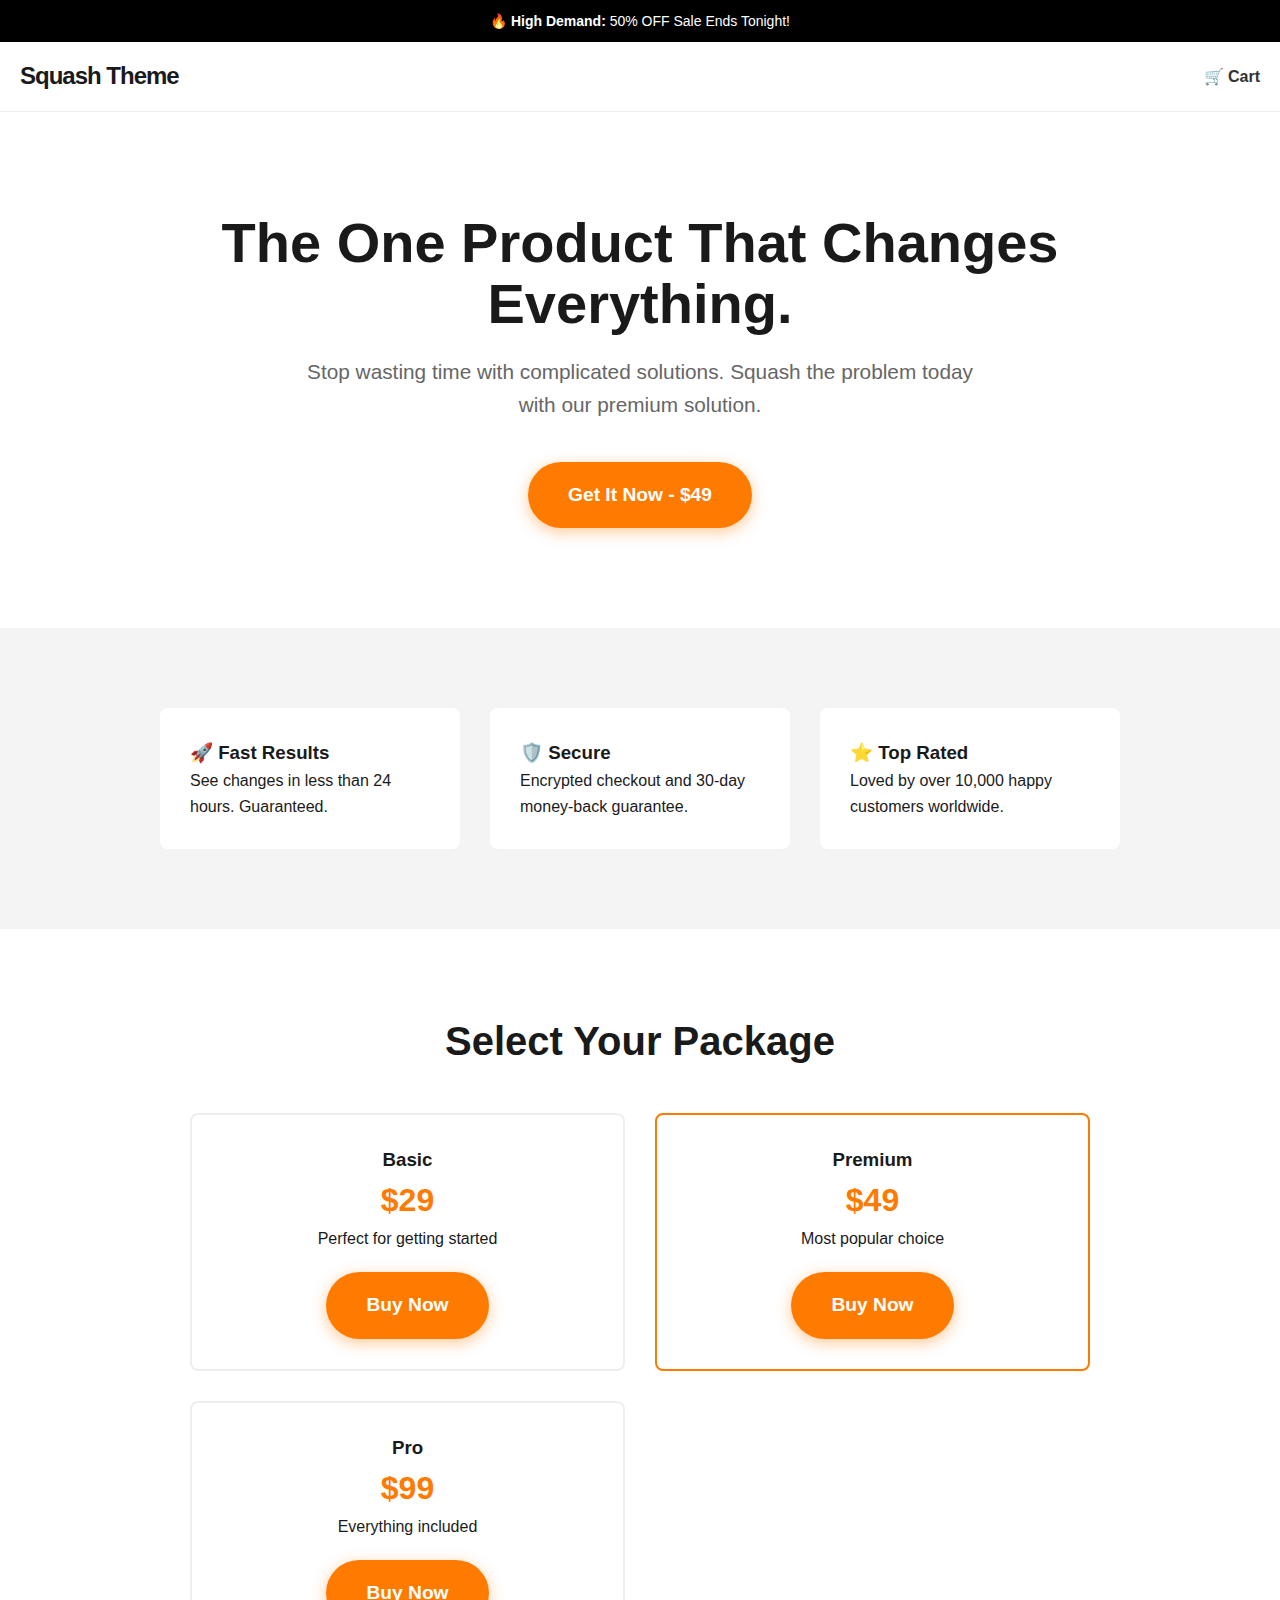
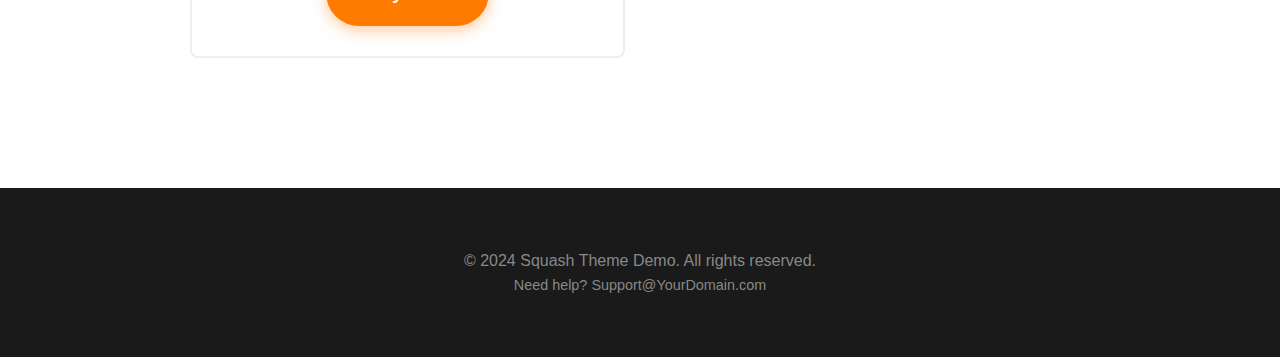
<file: index.html>
<!DOCTYPE html>
<html lang="en">
<head>
    <meta charset="UTF-8">
    <meta name="viewport" content="width=device-width, initial-scale=1">
    <title>Squash Theme Demo</title>
    <link rel="stylesheet" href="style.css">
</head>
<body>

<!-- Urgency Bar -->
<div style="background:#000; color:#fff; text-align:center; padding:10px; font-size:14px;">
    🔥 <strong>High Demand:</strong> 50% OFF Sale Ends Tonight!
</div>

<header class="squash-header">
    <a href="#" class="squash-logo">Squash Theme</a>
    <a href="#shop" style="text-decoration:none; color:#333; font-weight:bold;">🛒 Cart</a>
</header>

<!-- SECTION 1: THE HERO -->
<section class="hero">
    <div class="container">
        <h1>The One Product That Changes Everything.</h1>
        <p>Stop wasting time with complicated solutions. Squash the problem today with our premium solution.</p>
        <a href="#shop" class="btn-squash">Get It Now - $49</a>
    </div>
</section>

<!-- SECTION 2: THE BENEFITS (Grid) -->
<section style="background: #f4f4f4; padding: 60px 0;">
    <div class="container" style="display:grid; grid-template-columns: repeat(auto-fit, minmax(250px, 1fr)); gap:30px;">
        <div style="background:#fff; padding:30px; border-radius:8px;">
            <h3>🚀 Fast Results</h3>
            <p>See changes in less than 24 hours. Guaranteed.</p>
        </div>
        <div style="background:#fff; padding:30px; border-radius:8px;">
            <h3>🛡️ Secure</h3>
            <p>Encrypted checkout and 30-day money-back guarantee.</p>
        </div>
        <div style="background:#fff; padding:30px; border-radius:8px;">
            <h3>⭐ Top Rated</h3>
            <p>Loved by over 10,000 happy customers worldwide.</p>
        </div>
    </div>
</section>

<!-- SECTION 3: THE SHOP -->
<section id="shop" class="container" style="padding: 80px 20px; text-align:center;">
    <h2 style="font-size:2.5rem; margin-bottom:40px;">Select Your Package</h2>
    <div style="display:grid; grid-template-columns: repeat(auto-fit, minmax(300px, 1fr)); gap:30px; max-width:900px; margin:0 auto;">
        <div style="background:#fff; padding:30px; border-radius:8px; border:2px solid #eee;">
            <h3>Basic</h3>
            <p style="font-size:2rem; color:var(--squash-orange); font-weight:bold;">$29</p>
            <p>Perfect for getting started</p>
            <a href="#" class="btn-squash" style="margin-top:20px;">Buy Now</a>
        </div>
        <div style="background:#fff; padding:30px; border-radius:8px; border:2px solid var(--squash-orange);">
            <h3>Premium</h3>
            <p style="font-size:2rem; color:var(--squash-orange); font-weight:bold;">$49</p>
            <p>Most popular choice</p>
            <a href="#" class="btn-squash" style="margin-top:20px;">Buy Now</a>
        </div>
        <div style="background:#fff; padding:30px; border-radius:8px; border:2px solid #eee;">
            <h3>Pro</h3>
            <p style="font-size:2rem; color:var(--squash-orange); font-weight:bold;">$99</p>
            <p>Everything included</p>
            <a href="#" class="btn-squash" style="margin-top:20px;">Buy Now</a>
        </div>
    </div>
</section>

<footer style="background: var(--squash-dark); color: #888; padding: 40px 0; text-align: center; margin-top:50px;">
    <div class="container">
        <p>&copy; 2024 Squash Theme Demo. All rights reserved.</p>
        <p style="font-size: 0.9rem;">Need help? Support@YourDomain.com</p>
    </div>
</footer>

</body>
</html>
</file>
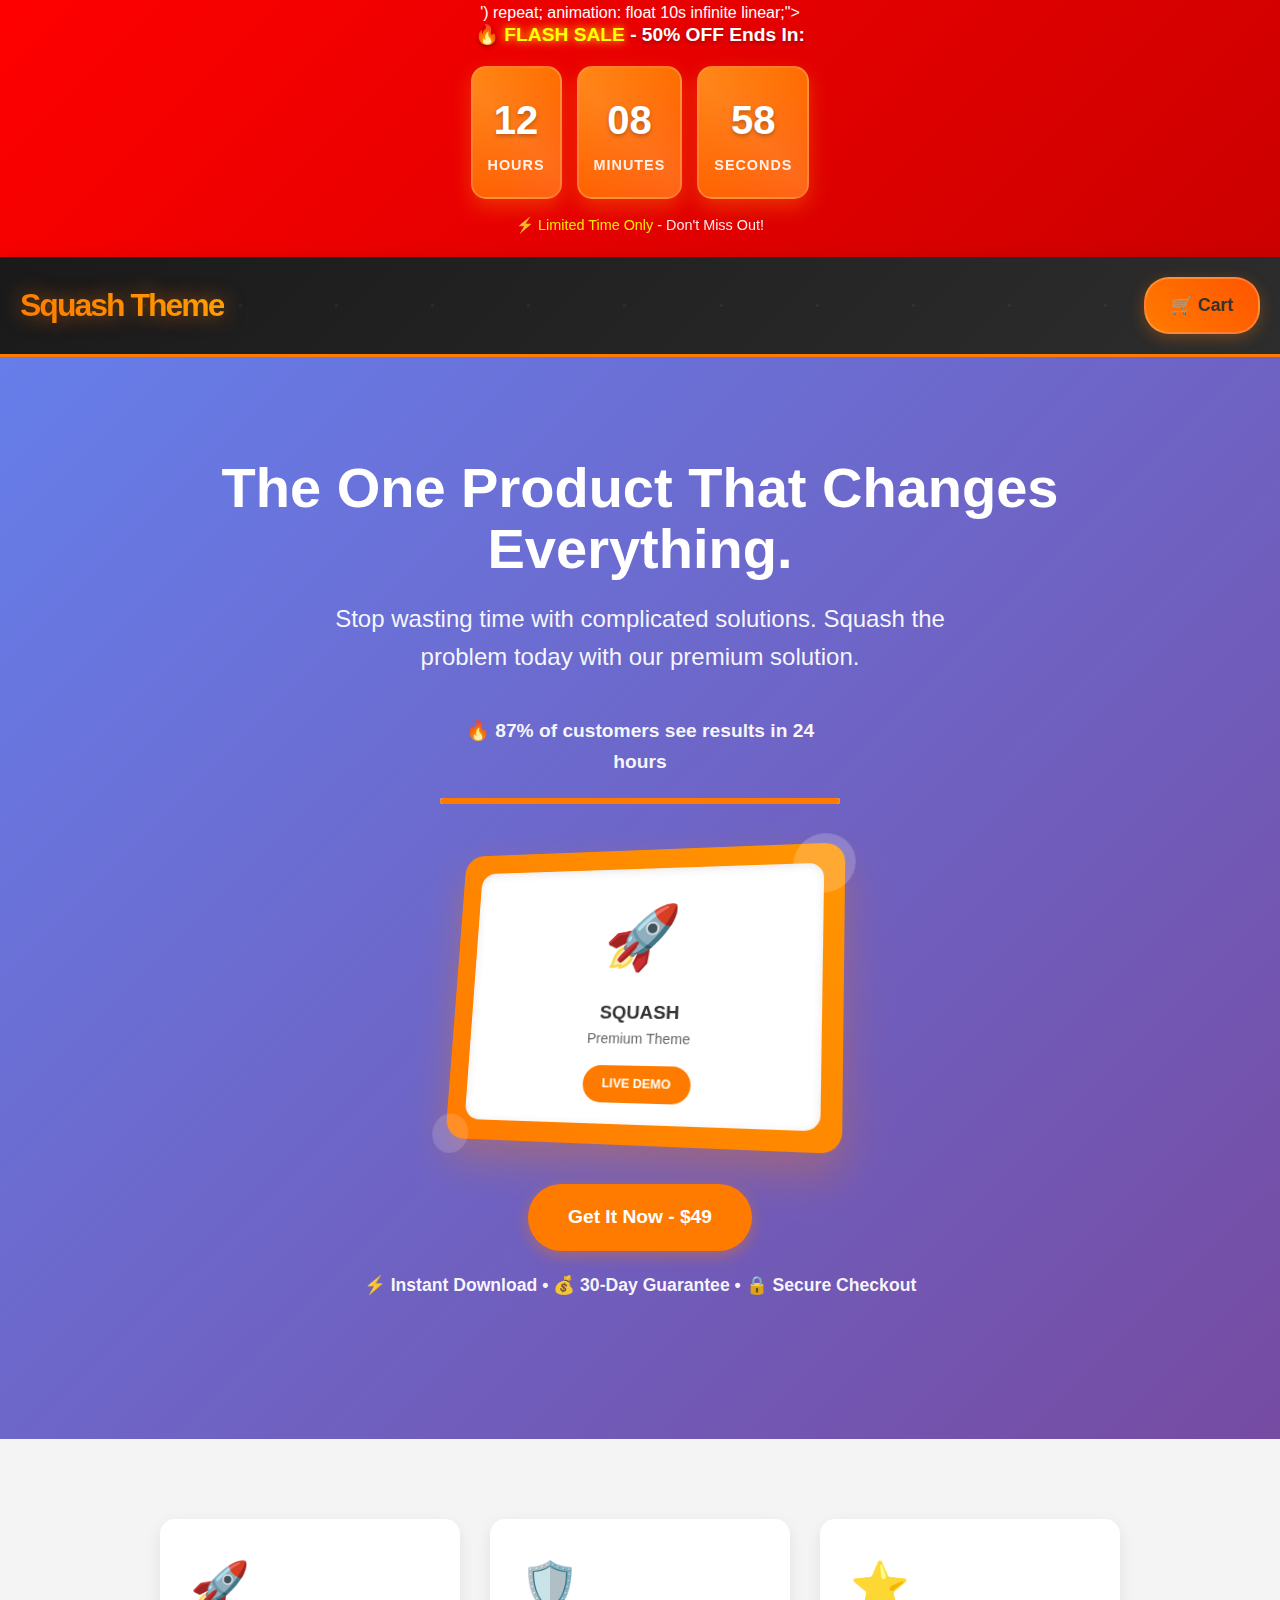
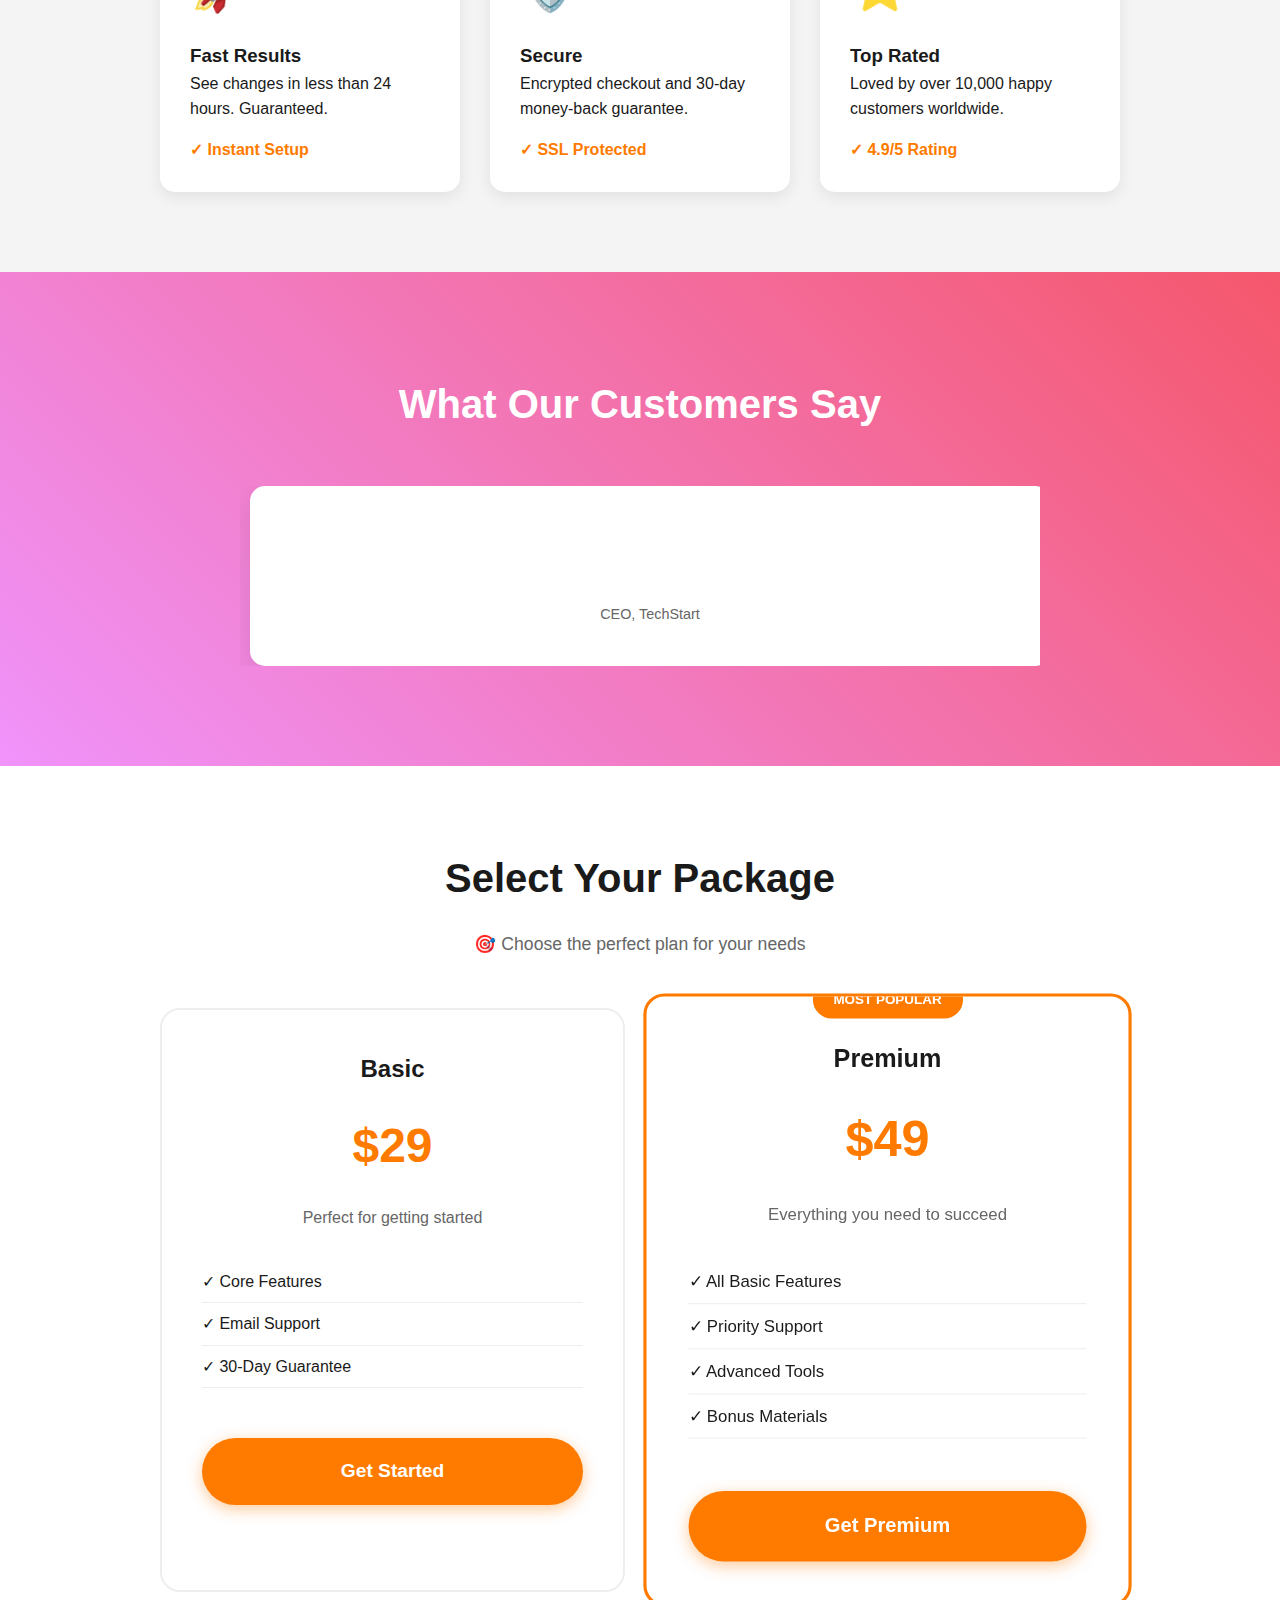
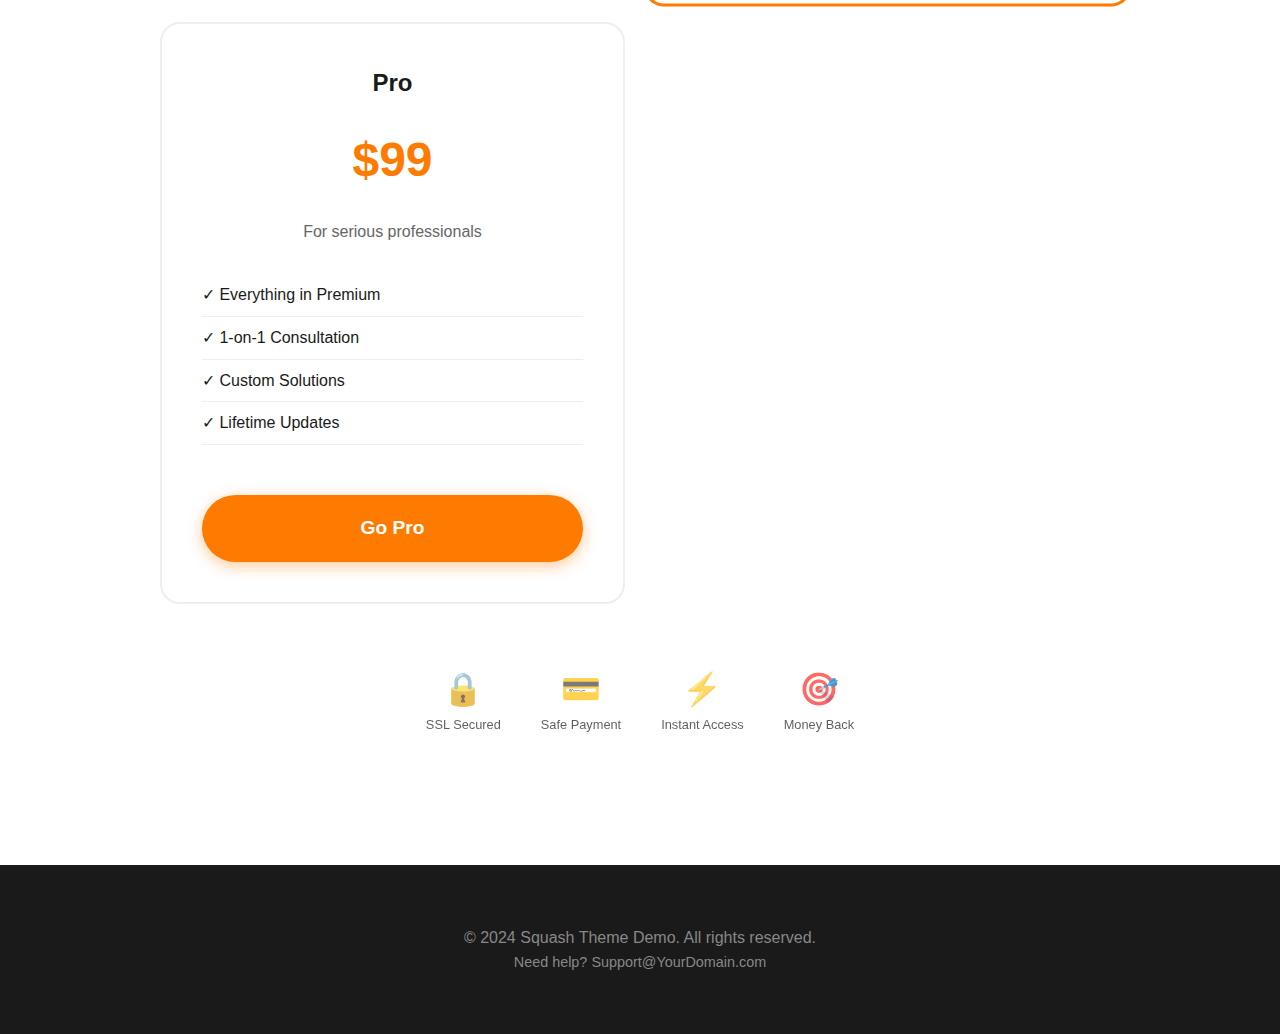
<file: wooo/index.html>
<!DOCTYPE html>
<html lang="en">
<head>
    <meta charset="UTF-8">
    <meta name="viewport" content="width=device-width, initial-scale=1">
    <title>Squash Theme Demo</title>
    <link rel="stylesheet" href="style.css">
</head>
<body>

<!-- Enhanced Urgency Bar with Countdown -->
<div style="background: linear-gradient(135deg, #ff0000, #cc0000); color:#fff; text-align:center; padding:20px; font-size:16px; position: relative; overflow: hidden; box-shadow: 0 4px 15px rgba(255,0,0,0.3);">
    <!-- Animated background -->
    <div style="position: absolute; top: 0; left: 0; right: 0; bottom: 0; background: url('data:image/svg+xml,<svg xmlns="http://www.w3.org/2000/svg" viewBox="0 0 50 50"><circle cx="25" cy="25" r="1" fill="%23ffffff" opacity="0.1"/></svg>') repeat; animation: float 10s infinite linear;"></div>
    
    <div style="position: relative; z-index: 1;">
        <div style="font-size: 1.2rem; margin-bottom: 15px; font-weight: bold; text-shadow: 0 2px 4px rgba(0,0,0,0.3);">
            🔥 <span style="color: #ffff00; text-shadow: 0 0 10px #ffff00;">FLASH SALE</span> - 50% OFF Ends In:
        </div>
        
        <div class="countdown" style="display: flex; gap: 15px; justify-content: center; margin: 0;">
            <div class="countdown-item" style="background: linear-gradient(145deg, #ff7b00, #ff5500); color: white; padding: 20px 15px; border-radius: 15px; text-align: center; min-width: 80px; box-shadow: 0 8px 20px rgba(255, 123, 0, 0.4); border: 2px solid rgba(255,255,255,0.2); position: relative; overflow: hidden;">
                <div style="position: absolute; top: 0; left: 0; right: 0; bottom: 0; background: linear-gradient(45deg, transparent, rgba(255,255,255,0.1), transparent); animation: shine 2s infinite;"></div>
                <span class="countdown-number" id="hours" style="font-size: 2.5rem; font-weight: 900; display: block; text-shadow: 0 2px 4px rgba(0,0,0,0.3);">23</span>
                <span class="countdown-label" style="font-size: 0.9rem; opacity: 0.9; font-weight: 600; text-transform: uppercase; letter-spacing: 1px;">Hours</span>
            </div>
            
            <div class="countdown-item" style="background: linear-gradient(145deg, #ff7b00, #ff5500); color: white; padding: 20px 15px; border-radius: 15px; text-align: center; min-width: 80px; box-shadow: 0 8px 20px rgba(255, 123, 0, 0.4); border: 2px solid rgba(255,255,255,0.2); position: relative; overflow: hidden;">
                <div style="position: absolute; top: 0; left: 0; right: 0; bottom: 0; background: linear-gradient(45deg, transparent, rgba(255,255,255,0.1), transparent); animation: shine 2s infinite 0.3s;"></div>
                <span class="countdown-number" id="minutes" style="font-size: 2.5rem; font-weight: 900; display: block; text-shadow: 0 2px 4px rgba(0,0,0,0.3);">45</span>
                <span class="countdown-label" style="font-size: 0.9rem; opacity: 0.9; font-weight: 600; text-transform: uppercase; letter-spacing: 1px;">Minutes</span>
            </div>
            
            <div class="countdown-item pulse-effect" style="background: linear-gradient(145deg, #ff7b00, #ff5500); color: white; padding: 20px 15px; border-radius: 15px; text-align: center; min-width: 80px; box-shadow: 0 8px 20px rgba(255, 123, 0, 0.4); border: 2px solid rgba(255,255,255,0.2); position: relative; overflow: hidden;">
                <div style="position: absolute; top: 0; left: 0; right: 0; bottom: 0; background: linear-gradient(45deg, transparent, rgba(255,255,255,0.1), transparent); animation: shine 2s infinite 0.6s;"></div>
                <span class="countdown-number" id="seconds" style="font-size: 2.5rem; font-weight: 900; display: block; text-shadow: 0 2px 4px rgba(0,0,0,0.3);">30</span>
                <span class="countdown-label" style="font-size: 0.9rem; opacity: 0.9; font-weight: 600; text-transform: uppercase; letter-spacing: 1px;">Seconds</span>
            </div>
        </div>
        
        <div style="margin-top: 15px; font-size: 0.9rem; opacity: 0.9; font-weight: 500;">
            ⚡ <span style="color: #ffff00;">Limited Time Only</span> - Don't Miss Out!
        </div>
    </div>
</div>

<header class="squash-header">
    <a href="#" class="squash-logo">Squash Theme</a>
    <a href="#shop" style="text-decoration:none; color:#333; font-weight:bold;">🛒 Cart</a>
</header>

<!-- SECTION 1: THE HERO -->
<section class="hero">
    <div class="container animate-in">
        <h1>The One Product That Changes Everything.</h1>
        <p style="font-size: 1.5rem; font-weight: 500; color: rgba(255,255,255,0.95);">Stop wasting time with complicated solutions. Squash the problem today with our premium solution.</p>
        
        <!-- Progress Bar -->
        <div style="max-width: 400px; margin: 30px auto;">
            <p style="font-size: 1.2rem; margin-bottom: 15px; font-weight: 600; color: rgba(255,255,255,0.95);">🔥 87% of customers see results in 24 hours</p>
            <div class="progress-bar">
                <div class="progress-fill"></div>
            </div>
        </div>
        
        <!-- Main Hero Image -->
        <div class="hero-image" style="margin: 40px auto; max-width: 500px; position: relative;">
            <div style="width: 400px; height: 300px; margin: 0 auto; background: linear-gradient(45deg, #ff7b00, #ff9500); border-radius: 20px; position: relative; box-shadow: 0 20px 40px rgba(255, 123, 0, 0.3); transform: perspective(1000px) rotateY(-15deg) rotateX(10deg);">
                <!-- Product mockup -->
                <div style="position: absolute; top: 20px; left: 20px; right: 20px; bottom: 20px; background: white; border-radius: 15px; display: flex; flex-direction: column; align-items: center; justify-content: center; box-shadow: inset 0 2px 10px rgba(0,0,0,0.1);">
                    <div style="font-size: 4rem; margin-bottom: 10px;">🚀</div>
                    <div style="font-weight: bold; color: #333; font-size: 1.2rem;">SQUASH</div>
                    <div style="color: #666; font-size: 0.9rem;">Premium Theme</div>
                    <div style="margin-top: 15px; padding: 8px 20px; background: var(--squash-orange); color: white; border-radius: 20px; font-size: 0.8rem; font-weight: bold;">LIVE DEMO</div>
                </div>
                <!-- Floating elements -->
                <div style="position: absolute; top: -10px; right: -10px; width: 60px; height: 60px; background: rgba(255,255,255,0.2); border-radius: 50%; animation: pulse 2s infinite;"></div>
                <div style="position: absolute; bottom: -15px; left: -15px; width: 40px; height: 40px; background: rgba(255,255,255,0.15); border-radius: 50%; animation: pulse 2s infinite 0.5s;"></div>
            </div>
        </div>
        
        <a href="#shop" class="btn-squash glow-effect">Get It Now - $49</a>
        <p style="font-size: 1.1rem; margin-top: 20px; opacity: 1; font-weight: 600; color: rgba(255,255,255,0.95);">⚡ Instant Download • 💰 30-Day Guarantee • 🔒 Secure Checkout</p>
    </div>
</section>

<!-- SECTION 2: THE BENEFITS (Grid) -->
<section style="background: #f4f4f4; padding: 60px 0;">
    <div class="container" style="display:grid; grid-template-columns: repeat(auto-fit, minmax(250px, 1fr)); gap:30px;">
        <div class="benefit-card" style="background:#fff; padding:30px; border-radius:15px; box-shadow: 0 5px 15px rgba(0,0,0,0.08);">
            <div style="font-size: 3rem; margin-bottom: 15px;">🚀</div>
            <h3>Fast Results</h3>
            <p>See changes in less than 24 hours. Guaranteed.</p>
            <div style="margin-top: 15px; color: var(--squash-orange); font-weight: bold;">✓ Instant Setup</div>
        </div>
        <div class="benefit-card" style="background:#fff; padding:30px; border-radius:15px; box-shadow: 0 5px 15px rgba(0,0,0,0.08);">
            <div style="font-size: 3rem; margin-bottom: 15px;">🛡️</div>
            <h3>Secure</h3>
            <p>Encrypted checkout and 30-day money-back guarantee.</p>
            <div style="margin-top: 15px; color: var(--squash-orange); font-weight: bold;">✓ SSL Protected</div>
        </div>
        <div class="benefit-card" style="background:#fff; padding:30px; border-radius:15px; box-shadow: 0 5px 15px rgba(0,0,0,0.08);">
            <div style="font-size: 3rem; margin-bottom: 15px;">⭐</div>
            <h3>Top Rated</h3>
            <p>Loved by over 10,000 happy customers worldwide.</p>
            <div style="margin-top: 15px; color: var(--squash-orange); font-weight: bold;">✓ 4.9/5 Rating</div>
        </div>
    </div>
</section>

<!-- TESTIMONIALS SECTION -->
<section style="padding: 80px 0; background: linear-gradient(45deg, #f093fb 0%, #f5576c 100%); color: white;">
    <div class="container">
        <h2 style="text-align: center; font-size: 2.5rem; margin-bottom: 50px;">What Our Customers Say</h2>
        <div class="testimonials" style="max-width: 800px; margin: 0 auto;">
            <div class="testimonial-slider">
                <div class="testimonial">
                    <p style="font-size: 1.2rem; font-style: italic; margin-bottom: 20px;">"This completely transformed my business. Results in just 2 days!"</p>
                    <div style="font-weight: bold;">- Sarah Johnson</div>
                    <div style="color: #666; font-size: 0.9rem;">CEO, TechStart</div>
                </div>
                <div class="testimonial">
                    <p style="font-size: 1.2rem; font-style: italic; margin-bottom: 20px;">"Best investment I've made this year. Incredible ROI!"</p>
                    <div style="font-weight: bold;">- Mike Chen</div>
                    <div style="color: #666; font-size: 0.9rem;">Marketing Director</div>
                </div>
                <div class="testimonial">
                    <p style="font-size: 1.2rem; font-style: italic; margin-bottom: 20px;">"Simple, effective, and worth every penny. Highly recommend!"</p>
                    <div style="font-weight: bold;">- Emma Davis</div>
                    <div style="color: #666; font-size: 0.9rem;">Freelancer</div>
                </div>
            </div>
        </div>
    </div>
</section>

<!-- SECTION 3: THE SHOP -->
<section id="shop" class="container" style="padding: 80px 20px; text-align:center;">
    <h2 style="font-size:2.5rem; margin-bottom:20px;">Select Your Package</h2>
    <p style="font-size: 1.1rem; color: #666; margin-bottom: 50px;">🎯 Choose the perfect plan for your needs</p>
    
    <div style="display:grid; grid-template-columns: repeat(auto-fit, minmax(320px, 1fr)); gap:30px; max-width:1000px; margin:0 auto;">
        <div class="pricing-card" style="background:#fff; padding:40px; border-radius:20px; border:2px solid #eee; position: relative;">
            <h3 style="font-size: 1.5rem; margin-bottom: 10px;">Basic</h3>
            <div style="font-size:3rem; color:var(--squash-orange); font-weight:bold; margin: 20px 0;">$29</div>
            <p style="color: #666; margin-bottom: 30px;">Perfect for getting started</p>
            <ul style="text-align: left; margin-bottom: 30px; list-style: none; padding: 0;">
                <li style="padding: 8px 0; border-bottom: 1px solid #eee;">✓ Core Features</li>
                <li style="padding: 8px 0; border-bottom: 1px solid #eee;">✓ Email Support</li>
                <li style="padding: 8px 0; border-bottom: 1px solid #eee;">✓ 30-Day Guarantee</li>
            </ul>
            <a href="#" class="btn-squash" style="margin-top:20px; width: 100%;">Get Started</a>
        </div>
        
        <div class="pricing-card pulse-effect" style="background:#fff; padding:40px; border-radius:20px; border:3px solid var(--squash-orange); position: relative; transform: scale(1.05);">
            <div style="position: absolute; top: -15px; left: 50%; transform: translateX(-50%); background: var(--squash-orange); color: white; padding: 8px 20px; border-radius: 20px; font-size: 0.8rem; font-weight: bold;">MOST POPULAR</div>
            <h3 style="font-size: 1.5rem; margin-bottom: 10px;">Premium</h3>
            <div style="font-size:3rem; color:var(--squash-orange); font-weight:bold; margin: 20px 0;">$49</div>
            <p style="color: #666; margin-bottom: 30px;">Everything you need to succeed</p>
            <ul style="text-align: left; margin-bottom: 30px; list-style: none; padding: 0;">
                <li style="padding: 8px 0; border-bottom: 1px solid #eee;">✓ All Basic Features</li>
                <li style="padding: 8px 0; border-bottom: 1px solid #eee;">✓ Priority Support</li>
                <li style="padding: 8px 0; border-bottom: 1px solid #eee;">✓ Advanced Tools</li>
                <li style="padding: 8px 0; border-bottom: 1px solid #eee;">✓ Bonus Materials</li>
            </ul>
            <a href="#" class="btn-squash glow-effect" style="margin-top:20px; width: 100%;">Get Premium</a>
        </div>
        
        <div class="pricing-card" style="background:#fff; padding:40px; border-radius:20px; border:2px solid #eee; position: relative;">
            <h3 style="font-size: 1.5rem; margin-bottom: 10px;">Pro</h3>
            <div style="font-size:3rem; color:var(--squash-orange); font-weight:bold; margin: 20px 0;">$99</div>
            <p style="color: #666; margin-bottom: 30px;">For serious professionals</p>
            <ul style="text-align: left; margin-bottom: 30px; list-style: none; padding: 0;">
                <li style="padding: 8px 0; border-bottom: 1px solid #eee;">✓ Everything in Premium</li>
                <li style="padding: 8px 0; border-bottom: 1px solid #eee;">✓ 1-on-1 Consultation</li>
                <li style="padding: 8px 0; border-bottom: 1px solid #eee;">✓ Custom Solutions</li>
                <li style="padding: 8px 0; border-bottom: 1px solid #eee;">✓ Lifetime Updates</li>
            </ul>
            <a href="#" class="btn-squash" style="margin-top:20px; width: 100%;">Go Pro</a>
        </div>
    </div>
    
    <!-- Trust Badges -->
    <div style="margin-top: 60px; display: flex; justify-content: center; gap: 40px; flex-wrap: wrap; opacity: 0.7;">
        <div style="text-align: center;">
            <div style="font-size: 2rem;">🔒</div>
            <div style="font-size: 0.8rem;">SSL Secured</div>
        </div>
        <div style="text-align: center;">
            <div style="font-size: 2rem;">💳</div>
            <div style="font-size: 0.8rem;">Safe Payment</div>
        </div>
        <div style="text-align: center;">
            <div style="font-size: 2rem;">⚡</div>
            <div style="font-size: 0.8rem;">Instant Access</div>
        </div>
        <div style="text-align: center;">
            <div style="font-size: 2rem;">🎯</div>
            <div style="font-size: 0.8rem;">Money Back</div>
        </div>
    </div>
</section>

<footer style="background: var(--squash-dark); color: #888; padding: 40px 0; text-align: center; margin-top:50px;">
    <div class="container">
        <p>&copy; 2024 Squash Theme Demo. All rights reserved.</p>
        <p style="font-size: 0.9rem;">Need help? Support@YourDomain.com</p>
    </div>
</footer>

<script>
// Countdown Timer
function updateCountdown() {
    const now = new Date().getTime();
    const tomorrow = new Date();
    tomorrow.setDate(tomorrow.getDate() + 1);
    tomorrow.setHours(0, 0, 0, 0);
    const distance = tomorrow.getTime() - now;
    
    const hours = Math.floor((distance % (1000 * 60 * 60 * 24)) / (1000 * 60 * 60));
    const minutes = Math.floor((distance % (1000 * 60 * 60)) / (1000 * 60));
    const seconds = Math.floor((distance % (1000 * 60)) / 1000);
    
    document.getElementById('hours').textContent = hours.toString().padStart(2, '0');
    document.getElementById('minutes').textContent = minutes.toString().padStart(2, '0');
    document.getElementById('seconds').textContent = seconds.toString().padStart(2, '0');
}

// Update countdown every second
setInterval(updateCountdown, 1000);
updateCountdown();

// Smooth scrolling for anchor links
document.querySelectorAll('a[href^="#"]').forEach(anchor => {
    anchor.addEventListener('click', function (e) {
        e.preventDefault();
        const target = document.querySelector(this.getAttribute('href'));
        if (target) {
            target.scrollIntoView({ behavior: 'smooth', block: 'start' });
        }
    });
});

// Add scroll animations
const observerOptions = {
    threshold: 0.1,
    rootMargin: '0px 0px -50px 0px'
};

const observer = new IntersectionObserver((entries) => {
    entries.forEach(entry => {
        if (entry.isIntersecting) {
            entry.target.classList.add('animate-in');
        }
    });
}, observerOptions);

// Observe all benefit cards and pricing cards
document.querySelectorAll('.benefit-card, .pricing-card').forEach(card => {
    observer.observe(card);
});
</script>

</body>
</html>
</file>
<file: style.css>
/*
Theme Name: Squash Theme
Author: AI Developer
Description: A zero-bloat, high-conversion theme designed to SQUASH the competition.
Version: 1.0
*/

/* --- 1. THE SQUASH PALETTE --- */
:root {
    --squash-orange: #ff7b00; /* High urgency */
    --squash-dark: #1a1a1a;
    --squash-light: #ffffff;
    --font-main: -apple-system, BlinkMacSystemFont, "Segoe UI", Roboto, sans-serif;
}

* { box-sizing: border-box; margin: 0; padding: 0; }

body {
    font-family: var(--font-main);
    background: var(--squash-light);
    color: var(--squash-dark);
    line-height: 1.6;
}

/* --- 2. THE HEADER --- */
.squash-header {
    padding: 15px 20px;
    display: flex;
    justify-content: space-between;
    align-items: center;
    border-bottom: 1px solid #eee;
}

.squash-logo { font-size: 1.5rem; font-weight: 900; letter-spacing: -1px; color: var(--squash-dark); text-decoration: none; }

/* --- 3. THE SALES BUTTONS (The "Squeeze") --- */
.btn-squash {
    background: var(--squash-orange);
    color: white;
    padding: 18px 40px;
    font-size: 1.2rem;
    font-weight: 800;
    border: none;
    border-radius: 50px;
    cursor: pointer;
    text-decoration: none;
    display: inline-block;
    box-shadow: 0 4px 15px rgba(255, 123, 0, 0.4);
    transition: transform 0.2s;
}

.btn-squash:hover { transform: scale(1.05); }

/* --- 4. LAYOUT --- */
.container { max-width: 1000px; margin: 0 auto; padding: 20px; }

/* Hero Section */
.hero { text-align: center; padding: 80px 20px; }
.hero h1 { font-size: 3.5rem; line-height: 1.1; margin-bottom: 20px; }
.hero p { font-size: 1.3rem; color: #666; max-width: 700px; margin: 0 auto 40px auto; }

/* Checkout Cleanup (WooCommerce) */
.woocommerce-checkout header, 
.woocommerce-checkout footer { display: none; } /* Remove distractions during payment */
</file>
<file: wooo/style.css>
/*
Theme Name: Squash Theme
Author: AI Developer
Description: A zero-bloat, high-conversion theme designed to SQUASH the competition.
Version: 1.0
*/

/* --- 1. THE SQUASH PALETTE --- */
:root {
    --squash-orange: #ff7b00; /* High urgency */
    --squash-dark: #1a1a1a;
    --squash-light: #ffffff;
    --font-main: -apple-system, BlinkMacSystemFont, "Segoe UI", Roboto, sans-serif;
}

* { box-sizing: border-box; margin: 0; padding: 0; }

body {
    font-family: var(--font-main);
    background: var(--squash-light);
    color: var(--squash-dark);
    line-height: 1.6;
}

/* --- 2. THE ENHANCED HEADER --- */
.squash-header {
    padding: 20px;
    display: flex;
    justify-content: space-between;
    align-items: center;
    background: linear-gradient(135deg, #1a1a1a 0%, #2d2d2d 100%);
    border-bottom: 3px solid var(--squash-orange);
    box-shadow: 0 4px 20px rgba(0,0,0,0.1);
    position: relative;
    overflow: hidden;
}

.squash-header::before {
    content: '';
    position: absolute;
    top: 0;
    left: 0;
    right: 0;
    bottom: 0;
    background: url('data:image/svg+xml,<svg xmlns="http://www.w3.org/2000/svg" viewBox="0 0 60 60"><circle cx="30" cy="30" r="1" fill="%23ff7b00" opacity="0.1"/></svg>') repeat;
    animation: float 15s infinite linear;
}

.squash-logo { 
    font-size: 2rem; 
    font-weight: 900; 
    letter-spacing: -2px; 
    background: linear-gradient(45deg, var(--squash-orange), #ffaa00);
    -webkit-background-clip: text;
    -webkit-text-fill-color: transparent;
    background-clip: text;
    text-decoration: none;
    position: relative;
    z-index: 1;
    text-shadow: 0 0 20px rgba(255, 123, 0, 0.5);
    transition: all 0.3s ease;
}

.squash-logo:hover {
    transform: scale(1.05);
    filter: drop-shadow(0 0 10px rgba(255, 123, 0, 0.8));
}

.squash-header a[href="#shop"] {
    background: linear-gradient(45deg, var(--squash-orange), #ff5500);
    color: white;
    padding: 12px 25px;
    border-radius: 25px;
    text-decoration: none;
    font-weight: bold;
    font-size: 1.1rem;
    box-shadow: 0 4px 15px rgba(255, 123, 0, 0.3);
    border: 2px solid rgba(255,255,255,0.2);
    position: relative;
    z-index: 1;
    overflow: hidden;
    transition: all 0.3s ease;
}

.squash-header a[href="#shop"]:hover {
    transform: translateY(-2px);
    box-shadow: 0 8px 25px rgba(255, 123, 0, 0.5);
}

.squash-header a[href="#shop"]::before {
    content: '';
    position: absolute;
    top: 0;
    left: -100%;
    width: 100%;
    height: 100%;
    background: linear-gradient(90deg, transparent, rgba(255,255,255,0.2), transparent);
    transition: left 0.5s;
}

.squash-header a[href="#shop"]:hover::before {
    left: 100%;
}

/* --- 3. THE SALES BUTTONS (The "Squeeze") --- */
.btn-squash {
    background: var(--squash-orange);
    color: white;
    padding: 18px 40px;
    font-size: 1.2rem;
    font-weight: 800;
    border: none;
    border-radius: 50px;
    cursor: pointer;
    text-decoration: none;
    display: inline-block;
    box-shadow: 0 4px 15px rgba(255, 123, 0, 0.4);
    transition: transform 0.2s;
}

.btn-squash:hover { transform: scale(1.05); }

/* --- 4. LAYOUT --- */
.container { max-width: 1000px; margin: 0 auto; padding: 20px; }

/* Hero Section */
.hero { text-align: center; padding: 80px 20px; }
.hero h1 { font-size: 3.5rem; line-height: 1.1; margin-bottom: 20px; }
.hero p { font-size: 1.3rem; color: #666; max-width: 700px; margin: 0 auto 40px auto; }

/* Hero Image */
.hero-image {
    animation: float-gentle 6s ease-in-out infinite;
}

@keyframes float-gentle {
    0%, 100% { transform: translateY(0px); }
    50% { transform: translateY(-10px); }
}

/* Responsive hero image */
@media (max-width: 768px) {
    .hero-image > div {
        width: 300px !important;
        height: 225px !important;
        transform: perspective(800px) rotateY(-10deg) rotateX(5deg) !important;
    }
}

/* --- 5. CREATIVE ANIMATIONS & EFFECTS --- */
@keyframes pulse {
    0% { transform: scale(1); }
    50% { transform: scale(1.05); }
    100% { transform: scale(1); }
}

@keyframes slideIn {
    from { opacity: 0; transform: translateY(30px); }
    to { opacity: 1; transform: translateY(0); }
}

@keyframes glow {
    0% { box-shadow: 0 4px 15px rgba(255, 123, 0, 0.4); }
    50% { box-shadow: 0 8px 25px rgba(255, 123, 0, 0.8); }
    100% { box-shadow: 0 4px 15px rgba(255, 123, 0, 0.4); }
}

.animate-in { animation: slideIn 0.6s ease-out; }
.pulse-effect { animation: pulse 2s infinite; }
.glow-effect { animation: glow 2s infinite; }

/* Parallax Hero */
.hero { 
    background: linear-gradient(135deg, #667eea 0%, #764ba2 100%);
    color: white;
    position: relative;
    overflow: hidden;
}

.hero::before {
    content: '';
    position: absolute;
    top: 0;
    left: 0;
    right: 0;
    bottom: 0;
    background: url('data:image/svg+xml,<svg xmlns="http://www.w3.org/2000/svg" viewBox="0 0 100 100"><circle cx="50" cy="50" r="2" fill="%23ffffff" opacity="0.1"/></svg>') repeat;
    animation: float 20s infinite linear;
}

@keyframes float {
    0% { transform: translateY(0px); }
    100% { transform: translateY(-100px); }
}

/* Interactive Cards */
.benefit-card {
    transition: all 0.3s ease;
    cursor: pointer;
}

.benefit-card:hover {
    transform: translateY(-10px);
    box-shadow: 0 20px 40px rgba(0,0,0,0.1);
}

/* Pricing Cards */
.pricing-card {
    transition: all 0.3s ease;
    position: relative;
    overflow: hidden;
}

.pricing-card::before {
    content: '';
    position: absolute;
    top: 0;
    left: -100%;
    width: 100%;
    height: 100%;
    background: linear-gradient(90deg, transparent, rgba(255,255,255,0.2), transparent);
    transition: left 0.5s;
}

.pricing-card:hover::before {
    left: 100%;
}

.pricing-card:hover {
    transform: scale(1.05);
    box-shadow: 0 25px 50px rgba(0,0,0,0.15);
}

/* Countdown Timer */
.countdown {
    display: flex;
    gap: 20px;
    justify-content: center;
    margin: 20px 0;
}

.countdown-item {
    background: var(--squash-orange);
    color: white;
    padding: 15px;
    border-radius: 10px;
    text-align: center;
    min-width: 60px;
}

.countdown-number {
    font-size: 2rem;
    font-weight: bold;
    display: block;
}

.countdown-label {
    font-size: 0.8rem;
    opacity: 0.9;
}

/* Testimonials Slider */
.testimonials {
    overflow: hidden;
    position: relative;
}

.testimonial-slider {
    display: flex;
    animation: slide 15s infinite;
}

.testimonial {
    min-width: 100%;
    padding: 40px;
    text-align: center;
    background: white;
    border-radius: 15px;
    margin: 0 10px;
    box-shadow: 0 10px 30px rgba(0,0,0,0.1);
}

@keyframes slide {
    0%, 30% { transform: translateX(0); }
    33%, 63% { transform: translateX(-100%); }
    66%, 96% { transform: translateX(-200%); }
    100% { transform: translateX(0); }
}

/* Progress Bar */
.progress-bar {
    width: 100%;
    height: 6px;
    background: #eee;
    border-radius: 3px;
    overflow: hidden;
    margin: 20px 0;
}

.progress-fill {
    height: 100%;
    background: var(--squash-orange);
    border-radius: 3px;
    animation: fillProgress 3s ease-out;
}

@keyframes fillProgress {
    from { width: 0%; }
    to { width: 87%; }
}

/* 3D Card Effect */
.hero-image > div:hover {
    transform: perspective(1000px) rotateY(-20deg) rotateX(15deg) scale(1.05);
    transition: transform 0.3s ease;
}

/* Enhanced Countdown Animations */
@keyframes shine {
    0% { transform: translateX(-100%); }
    100% { transform: translateX(100%); }
}

@keyframes urgencyPulse {
    0% { transform: scale(1); box-shadow: 0 8px 20px rgba(255, 123, 0, 0.4); }
    50% { transform: scale(1.02); box-shadow: 0 12px 30px rgba(255, 123, 0, 0.6); }
    100% { transform: scale(1); box-shadow: 0 8px 20px rgba(255, 123, 0, 0.4); }
}

.countdown-item:last-child {
    animation: urgencyPulse 1s infinite;
}

/* Checkout Cleanup (WooCommerce) */
.woocommerce-checkout header, 
.woocommerce-checkout footer { display: none; }
</file>
